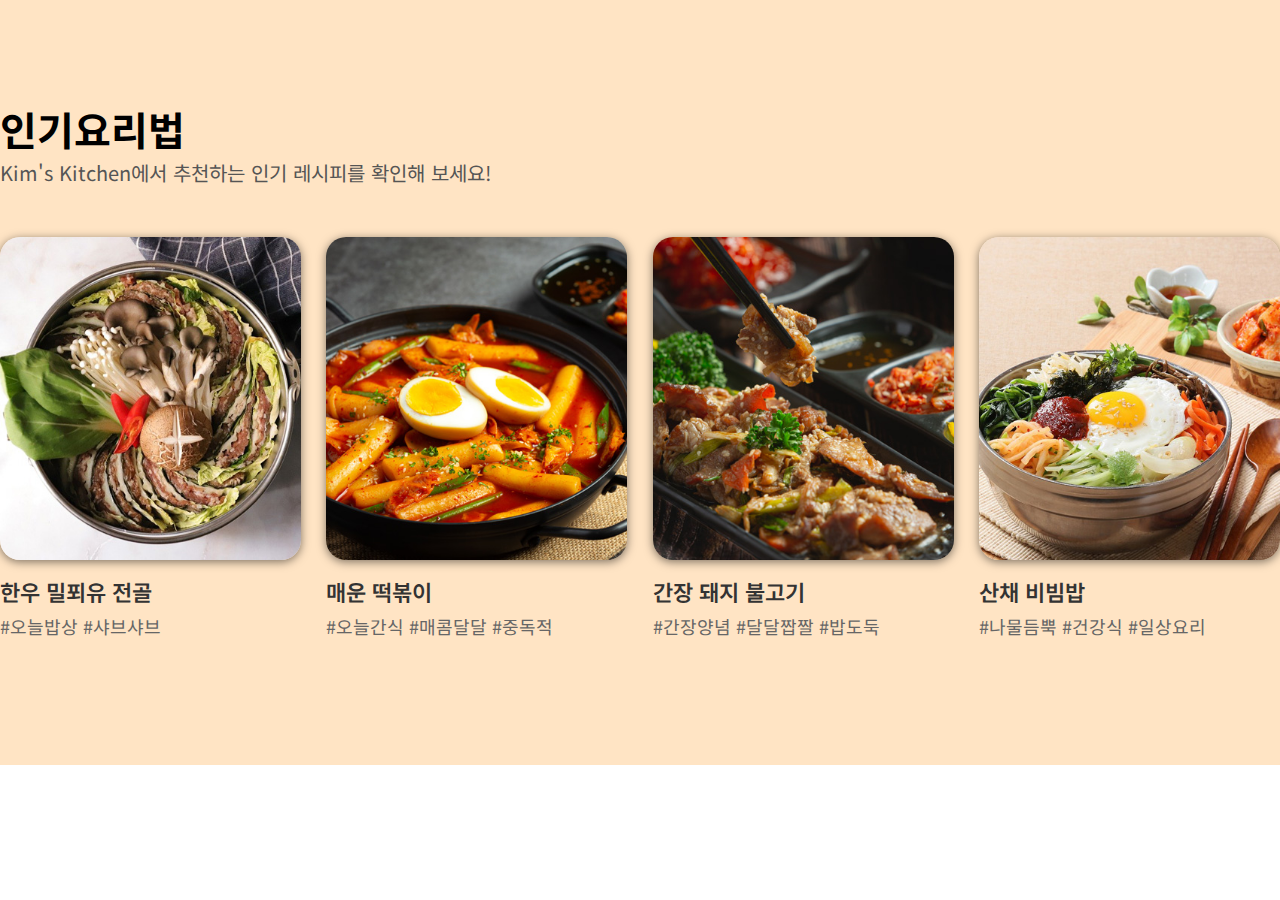
<file: index.html>
<!DOCTYPE html>
<html lang="ko">

<head>
    <meta charset="UTF-8">
    <title>01_example</title>

    <link href="https://fonts.googleapis.com/css2?family=Noto+Sans+KR:wght@100..900&display=swap" rel="stylesheet">

    <link rel="stylesheet" href="css/01_example_250312.css">
</head>

<body>

    <div class="container">
        <div class="recipe">
            <div class="title">
                <h2>인기요리법</h2>
                <p>Kim's Kitchen에서 추천하는 인기 레시피를 확인해 보세요!</p>
            </div>

            <div class="content clear">
                <div class="box">
                    <img src="img/example1/shabu_1.jpg" alt="한우 밀푀유 전골">

                    <h3><a href="detail/recipe_detail_1.html">한우 밀푀유 전골</a></h3>
                    <p>#오늘밥상 #샤브샤브</p>
                </div>

                <div class="box">
                    <img src="img/example1/tteokbokki_1.jpg" alt="매운 떡볶이">

                    <h3><a href="detail/recipe_detail_2.html" target="_blank">매운 떡볶이</a></h3>
                    <p>#오늘간식 #매콤달달 #중독적</p>
                </div>

                <div class="box">
                    <img src="img/example1/bulgogi_1.jpg" alt="간장 돼지 불고기">

                    <h3><a href="detail/recipe_detail_3.html" target="_blank">간장 돼지 불고기</a></h3>
                    <p>#간장양념 #달달짭짤 #밥도둑</p>
                </div>

                <div class="box">
                    <img src="img/example1/bibimbap_1.jpg" alt="비빔밥">

                    <h3><a href="detail/recipe_detail_4.html">산채 비빔밥</a></h3>
                    <p>#나물듬뿍 #건강식 #일상요리</p>
                </div>

                

                <!-- ::after / float 해제 -->
            </div>
        </div>
    </div>

</body>

</html>
</file>
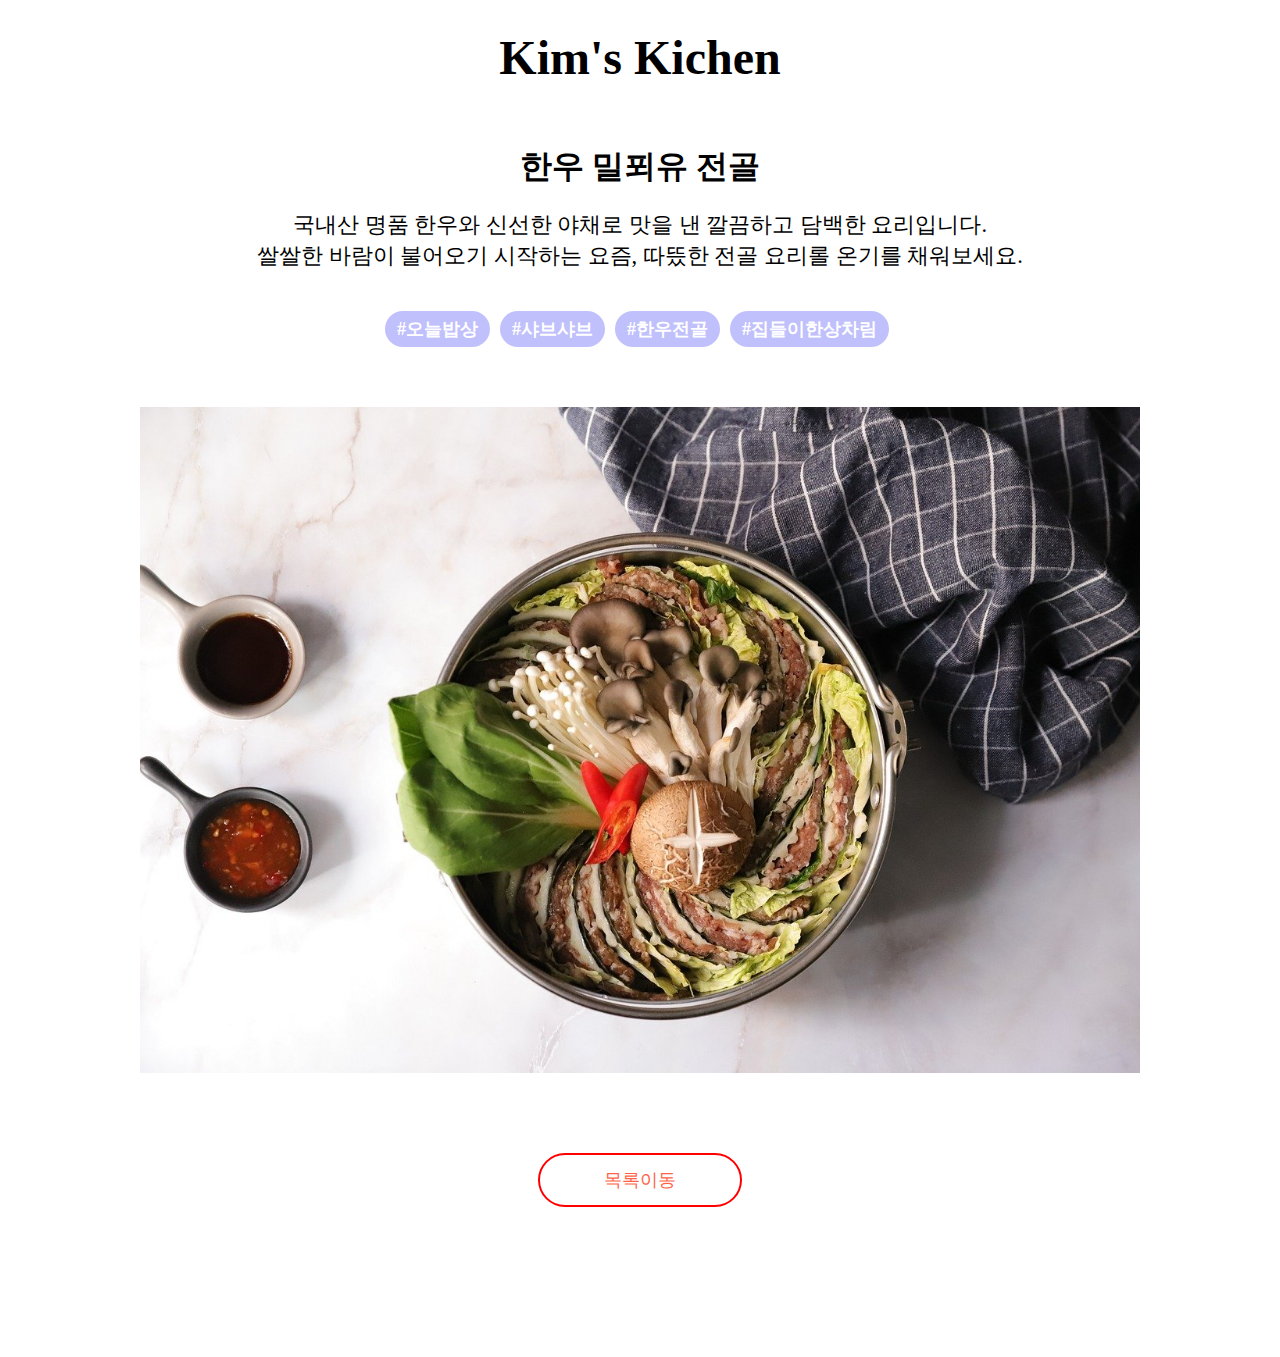
<file: detail/recipe_detail_1.html>
<!DOCTYPE html>
<html lang="ko">
<head>
    <meta charset="UTF-8">
    
    <title>레시피 | 한우밀푀유전골</title>

    <link rel="stylesheet" href="css/recipe_detail.css">
</head>
<body>
    <h1 class="logo">Kim's Kichen</h1>
    
    <div class="detail-content">
        <div class="title">
            <h2>한우 밀푀유 전골</h2>

            <p class="des">
                국내산 명품 한우와 신선한 야채로 맛을 낸 깔끔하고 담백한 요리입니다.<br>
                쌀쌀한 바람이 불어오기 시작하는 요즘, 따뜼한 전골 요리롤 온기를 채워보세요.
            </p>

            <p class="keyword">
                <span>#오늘밥상</span>
                <span>#샤브샤브</span>
                <span>#한우전골</span>
                <span>#집들이한상차림</span>
            </p>
        </div>

        <div class="main-img">
            <img src="../img/example1/shabu_detail.jpg" alt="한우밀푀유전골">
        </div>

        <a href="../index.html" class="back">목록이동</a>
    </div>
</body>
</html>
</file>
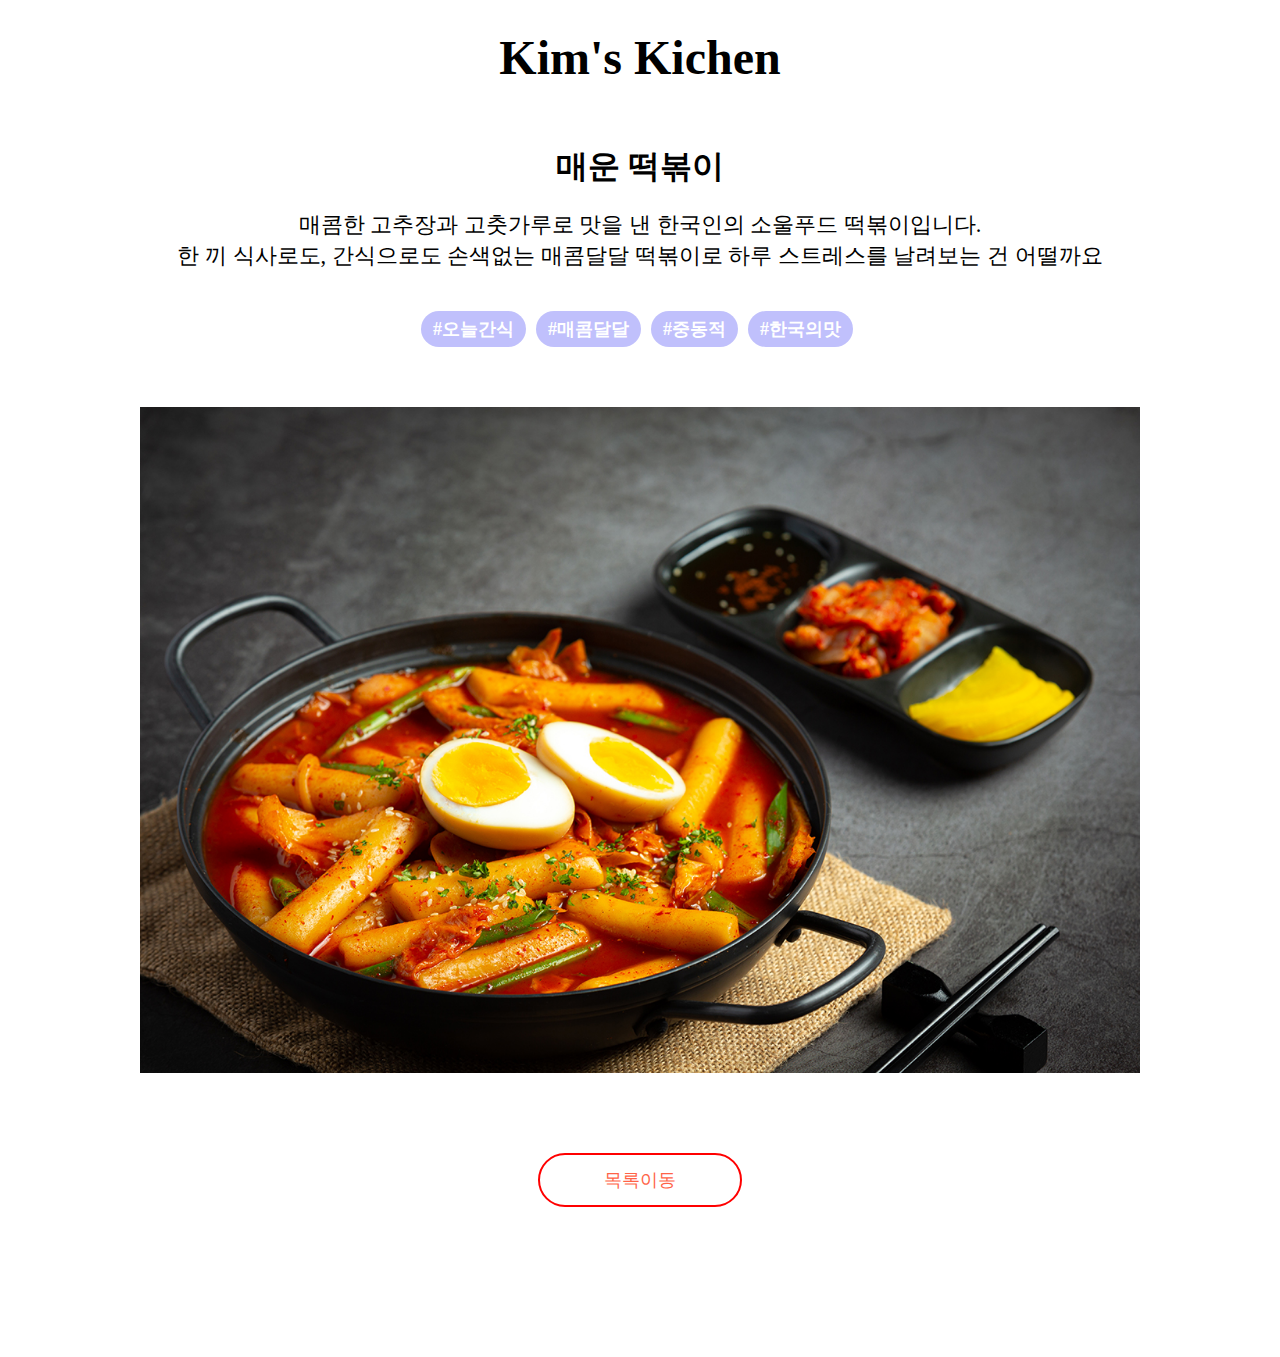
<file: detail/recipe_detail_2.html>
<!DOCTYPE html>
<html lang="ko">
<head>
    <meta charset="UTF-8">
    
    <title>레시피 | 매운떡볶이</title>

    <link rel="stylesheet" href="css/recipe_detail.css">
</head>
<body>
    <h1 class="logo">Kim's Kichen</h1>
    
    <div class="detail-content">
        <div class="title">
            <h2>매운 떡볶이</h2>

            <p class="des">
               매콤한 고추장과 고춧가루로 맛을 낸 한국인의 소울푸드 떡볶이입니다.<br>
               한 끼 식사로도, 간식으로도 손색없는 매콤달달 떡볶이로 하루 스트레스를 날려보는 건 어떨까요 
            </p>
            
            <p class="keyword">
                <span>#오늘간식</span>
                <span>#매콤달달</span>
                <span>#중동적</span>
                <span>#한국의맛</span>
            </p>
        </div>

        <div class="main-img">
            <img src="../img/example1/tteokbokko_detail.jpg" alt="매운떡볶이">
        </div>

        <a href="/index.html" class="back">목록이동</a>
    </div>
</body>
</html>
</file>
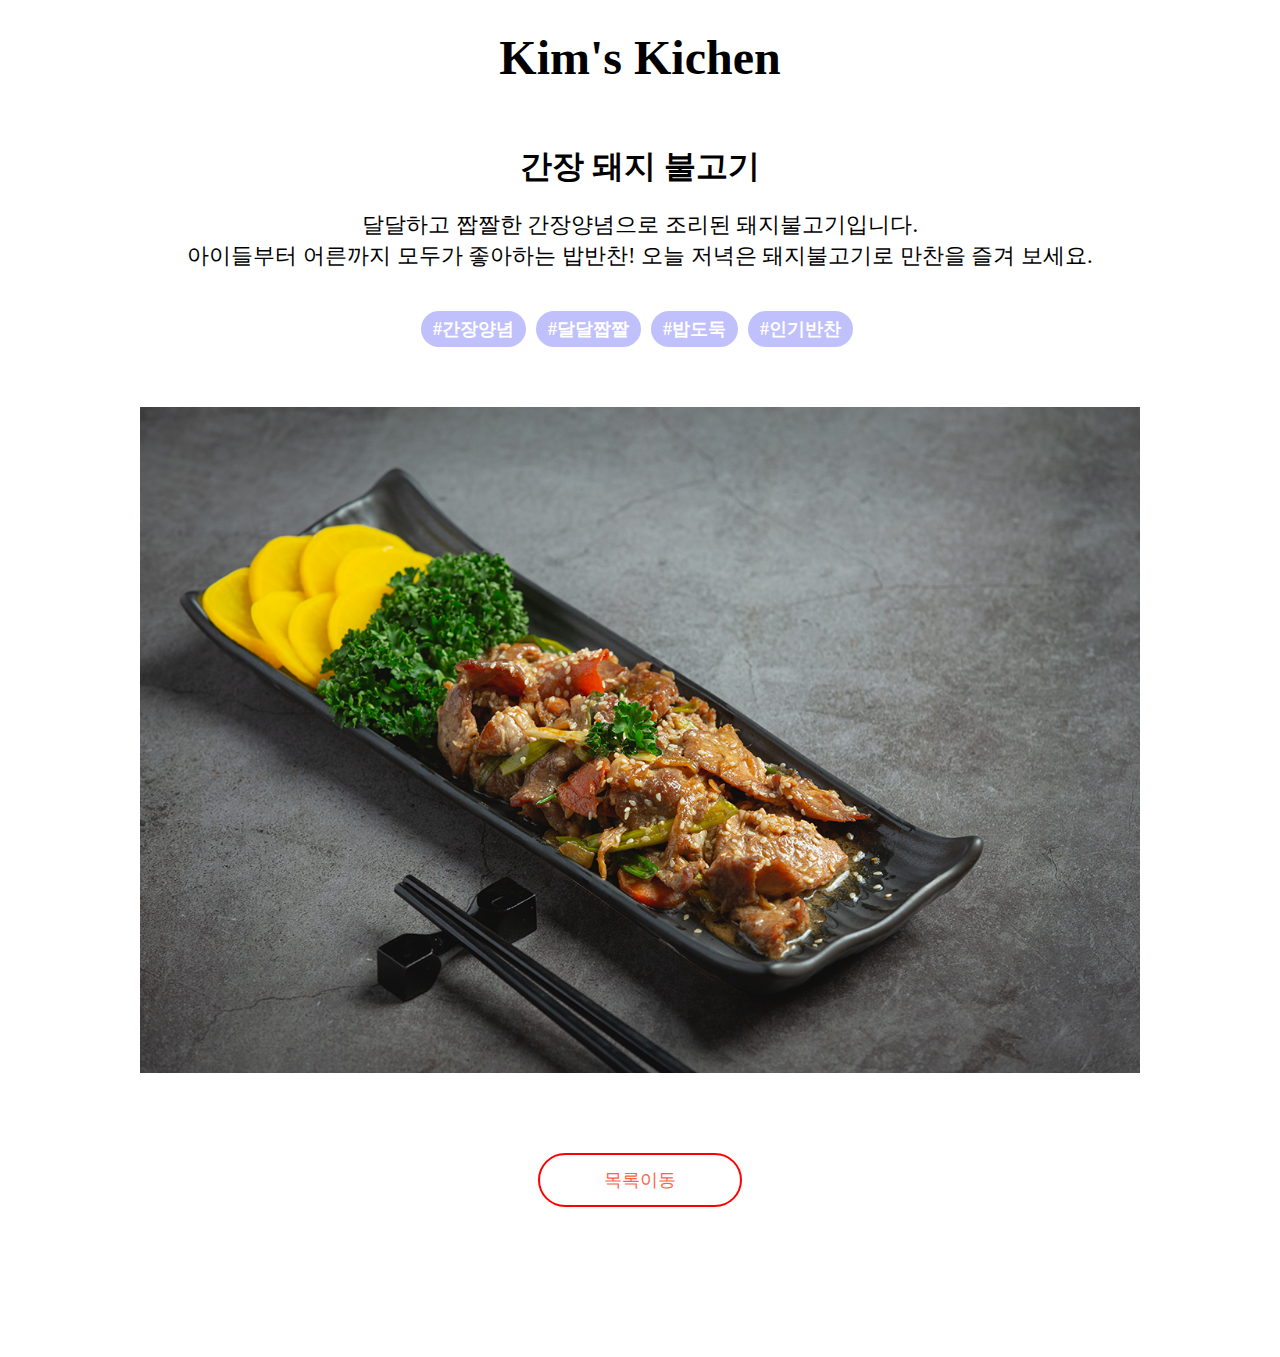
<file: detail/recipe_detail_3.html>
<!DOCTYPE html>
<html lang="ko">
<head>
    <meta charset="UTF-8">
    
    <title>레시피 | 간장돼지불고기</title>

    <link rel="stylesheet" href="css/recipe_detail.css">
</head>
<body>
    <h1 class="logo">Kim's Kichen</h1>
    
    <div class="detail-content">
        <div class="title">
            <h2>간장 돼지 불고기</h2>

            <p class="des">
                달달하고 짭짤한 간장양념으로 조리된 돼지불고기입니다.<br>
                아이들부터 어른까지 모두가 좋아하는 밥반찬! 오늘 저녁은 
                돼지불고기로 만찬을 즐겨 보세요.
            </p>
            
            <p class="keyword">
                <span>#간장양념</span>
                <span>#달달짭짤</span>
                <span>#밥도둑</span>
                <span>#인기반찬</span>
            </p>
        </div>

        <div class="main-img">
            <img src="../img/example1/bulgogi_detail.jpg" alt="간장돼지불고기">
        </div>

        <a href="/kims/" class="back">목록이동</a>
    </div>
</body>
</html>
</file>
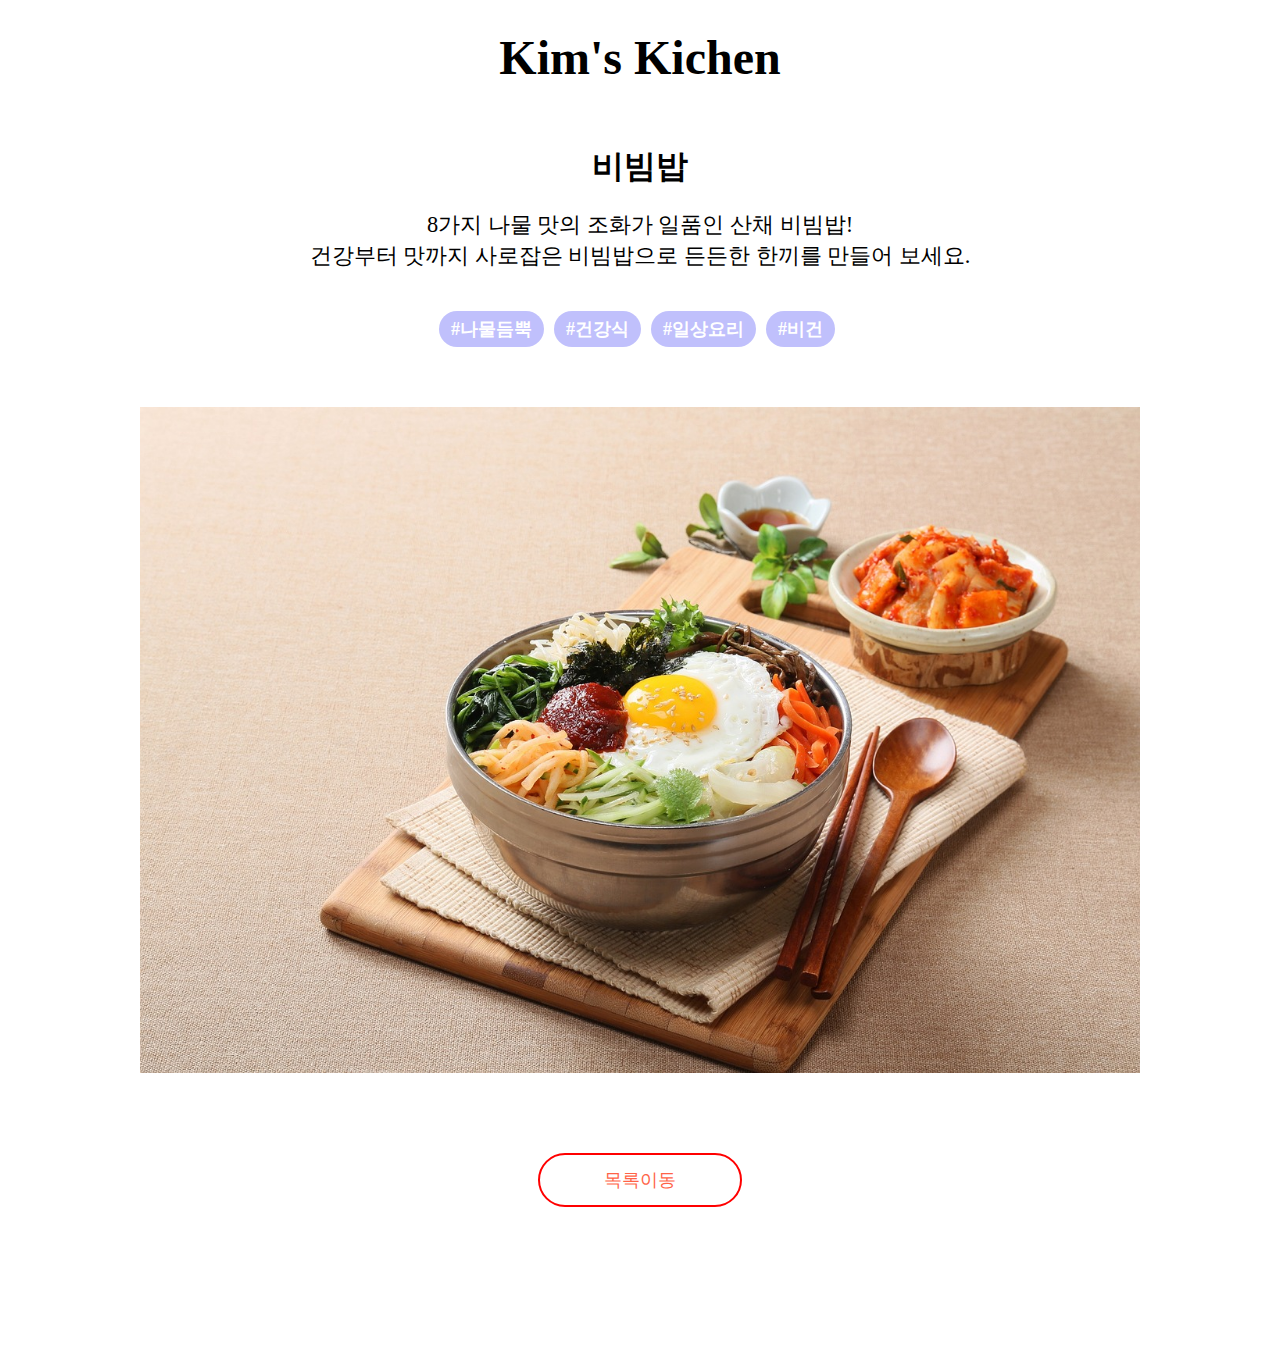
<file: detail/recipe_detail_4.html>
<!DOCTYPE html>
<html lang="ko">
<head>
    <meta charset="UTF-8">
    
    <title>레시피 | 비빔밥</title>

    <link rel="stylesheet" href="css/recipe_detail.css">
</head>
<body>
    <h1 class="logo">Kim's Kichen</h1>
    
    <div class="detail-content">
        <div class="title">
            <h2>비빔밥</h2>

            <p class="des">
               8가지 나물 맛의 조화가 일품인 산채 비빔밥!<br>
               건강부터 맛까지 사로잡은 비빔밥으로 든든한 한끼를 만들어 보세요.
            </p>
            
            <p class="keyword">
                <span>#나물듬뿍</span>
                <span>#건강식</span>
                <span>#일상요리</span>
                <span>#비건</span>
            </p>
        </div>

        <div class="main-img">
            <img src="../img/example1/bibimbap_detail.jpg" alt="비빔밥">
        </div>

        <a href="/kims/index.html" class="back">목록이동</a>
    </div>
</body>
</html>
</file>
<file: css/01_example_250312.css>
@charset "UTF-8";

/*** reset **********************************************************************************/

* {
    margin: 0;
    padding: 0;
}
ul, ol {
    list-style: none;
}
a {
    text-decoration: none;
}
h1, h2, h3, h4, h5, h6 {
    font-size: 100%;
    font-weight: normal; /* =400 */
}

/* 공통으로 사용할 디자인 */
/* float 해제를 위한 클래스 */
.clear::after {
    content: "";
    display: block;
    clear: both;
}

body {
    font-family: "Noto Sans KR", sans-serif;
    font-weight: 400;
}

.container {
    background-color: bisque;
    padding: 100px 0;
}

.recipe {
    width: 1280px;
    margin: 0 auto;
   /*  outline: 2px solid red; */
}

.recipe .title {
    /* background-color: tomato; */
    margin-bottom: 50px;
}
.recipe .title h2 {
    font-size: 40px;
    font-weight: 700;
}
.recipe .title p {
    font-size: 20px;
    color: #555;
}


.recipe .content {
    /* background-color: greenyellow; */
}

/* 
float된 요소에 width값이 설정되지 않았을 경우,
내용만큼의 너비(width)를 갖는다!
*/
.recipe .content .box {
    /* outline: 2px solid blue; */
    margin-bottom: 2%;
    float: left;
    
    /* 1) 전체 공간의 1/4을 너비로 사용 */
    /* width: 25%;
    padding: 0 20px;
    box-sizing: border-box; */

    /* 2) 여백을 제외한 너비설정 */
    width: 23.5%;
    /* margin-right: 2%; */
}

.recipe .content .box ~ .box {
    margin-left: 2%;
}
.recipe .content .box:nth-child(4n+1) {
    margin-left: 0;
}

/* .recipe .content .box:last-child {
    margin-right: 0;
} */

.recipe .content .box img {
    width: 100%;
    border-radius: 20px;
    margin-bottom: 10px;
    box-shadow: 0 2px 10px rgba(0,0,0,0.5);
}
.recipe .content .box h3 {
    font-size: 22px;
    font-weight: 600;
    margin-bottom: 6px;
}
.recipe .content .box h3 a {
    color: #333;
}
.recipe .content .box h3 a:hover {
    text-decoration: underline;
    color: tomato;
}
.recipe .content .box p {
    font-size: 18px;
    color: #666;
}
</file>
<file: detail/css/recipe_detail.css>
@charset "utf-8";
/* reset */
* {
    margin: 0;
    padding: 0;
}

a{
    text-decoration: none;
    
}

h1, h2, h3, h4, h5, h6 {

    font-size: 100%;
}
h1.logo {
    font-size: 3rem;
    padding: 30px 0;
    text-align: center;
    margin-bottom: 30px;
}

div.detail-content {

    margin-bottom: 150px;
}
.detail-content .title {
    margin-bottom: 60px;
    text-align: center;
}
.detail-content .title h2 {
    font-size: 2rem;
    margin-bottom: 20px;
}

.detail-content .title .des {
    font-size: 1.4rem;
    margin-bottom: 40px;
    
}
.detail-content .title .keyword {}
.detail-content .title .keyword span {
    font-size: 18px;
    background-color: rgb(192, 192, 252);
    padding: 6px 12px;
    border-radius: 30px;
    display: inline-block;
    margin-right: 6px;
    font-weight: 600;
    color:white;
}

.detail-content .main-img {
    width: 80%;
    max-width: 1000px;
    margin: 0 auto 80px;

   
}
.detail-content .main-img img {
    width: 100%;
    display: block;
}

.detail-content .back {
    border: 2px solid red;
    font-size: 18px;

    display: block;
    width: 200px;
    height: 50px;
    line-height: 50px;
    border-radius: 50px;
    color: tomato;
    margin: 0 auto;
    text-align: center;

}
.detail-content .back:hover {
    background-color: tomato;
    color: white;
    font-weight: 600;
}
</file>
